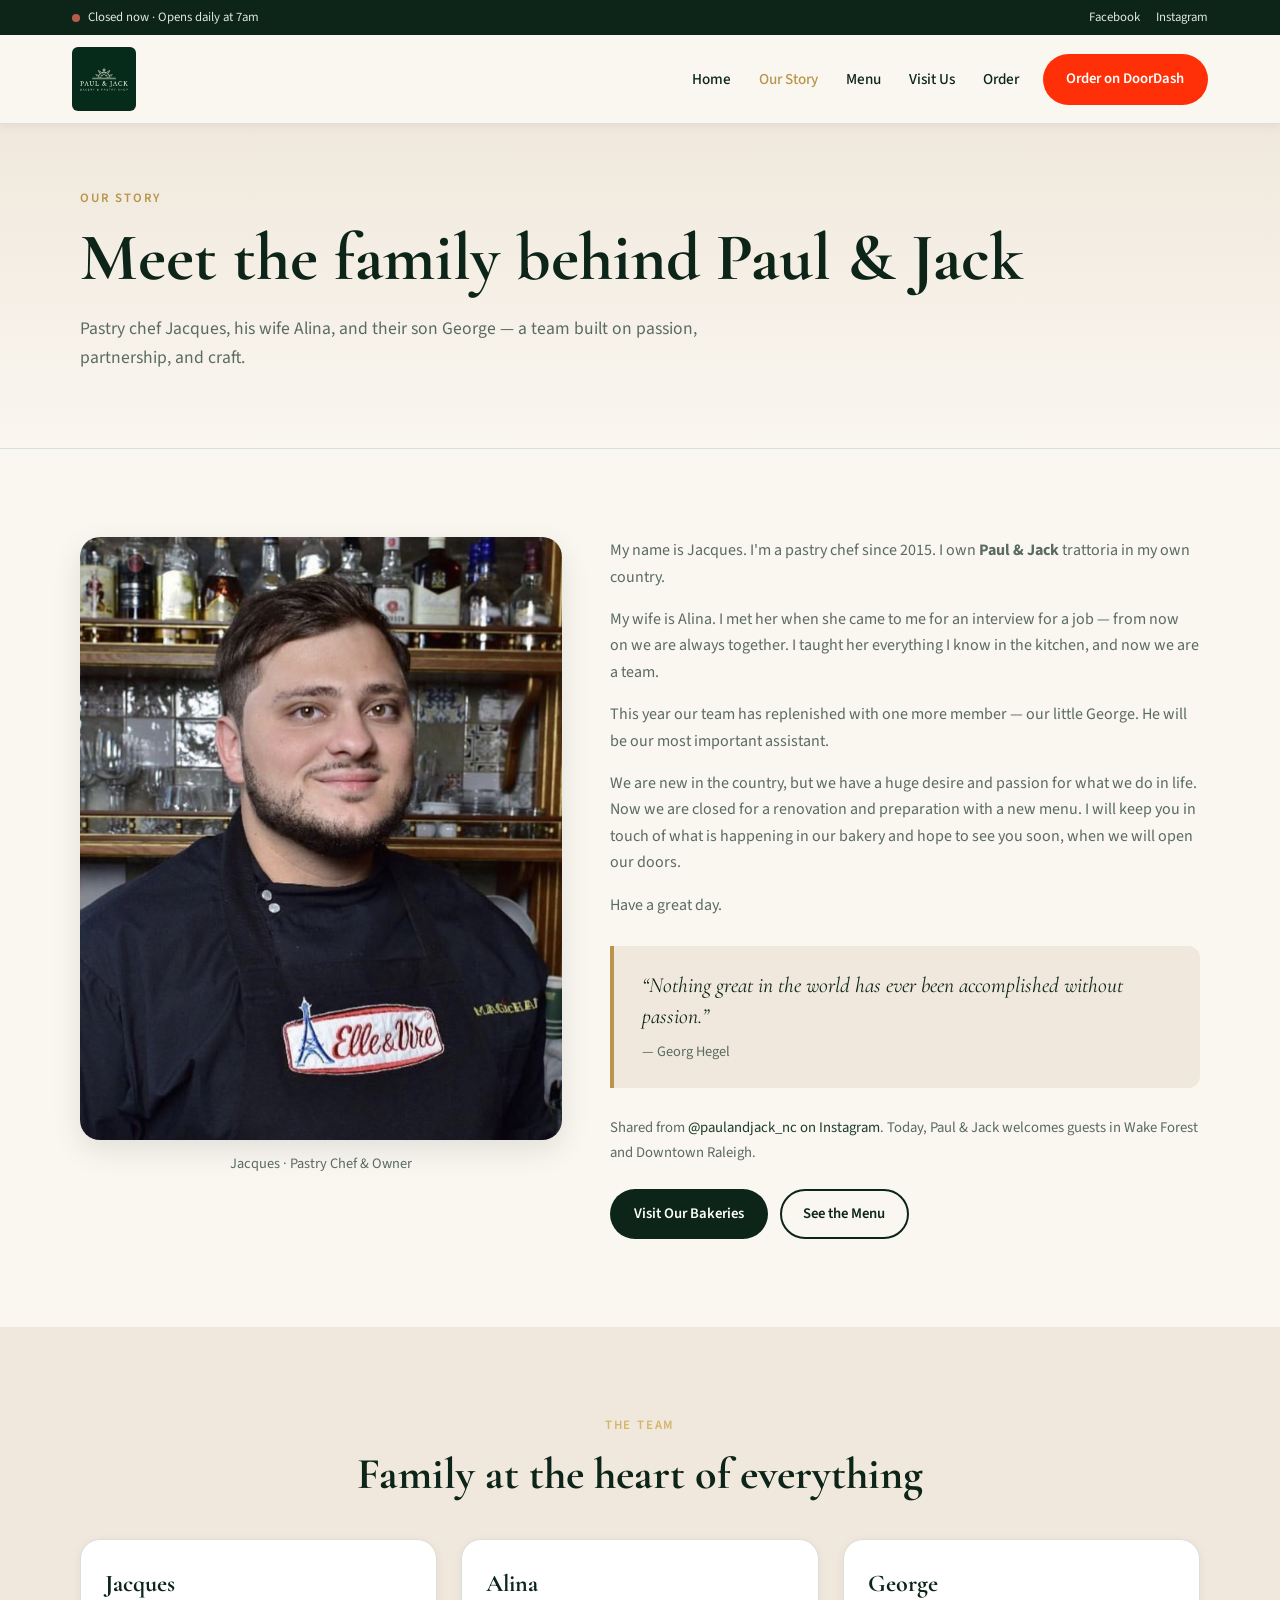
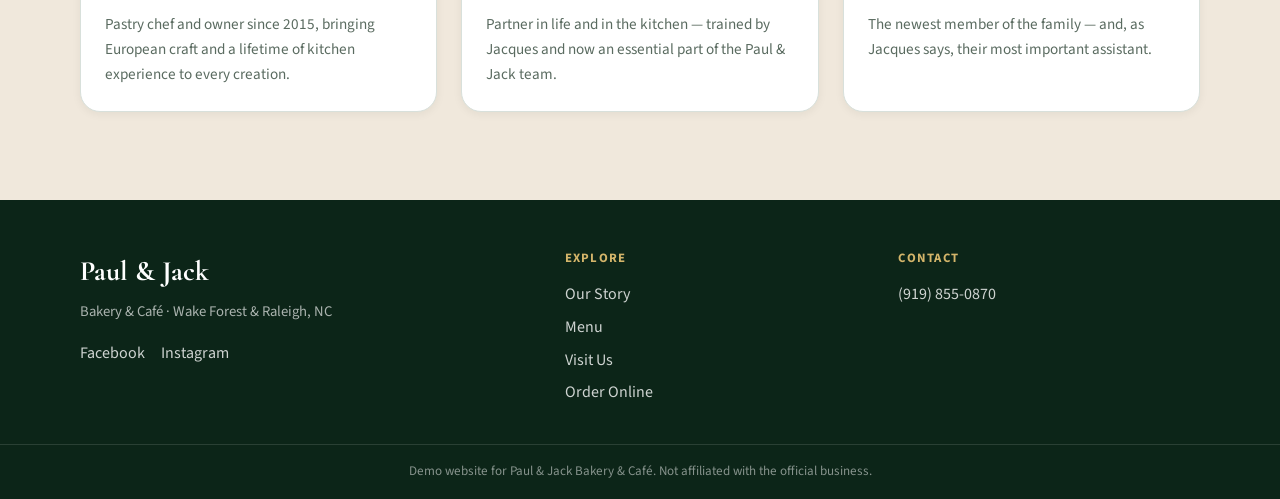
<file: about.html>
<!DOCTYPE html>
<html lang="en">
<head>
  <meta charset="UTF-8">
  <meta name="viewport" content="width=device-width, initial-scale=1.0">
  <meta name="description" content="Meet Jacques, Alina, and the family behind Paul &amp; Jack Bakery &amp; Café — pastry chefs with a passion for craft desserts in Wake Forest and Raleigh, NC.">
  <title>Our Story — Paul &amp; Jack Bakery &amp; Café</title>
  <link rel="preconnect" href="https://fonts.googleapis.com">
  <link rel="preconnect" href="https://fonts.gstatic.com" crossorigin>
  <link href="https://fonts.googleapis.com/css2?family=Cormorant+Garamond:ital,wght@0,400;0,600;0,700;1,400&family=Source+Sans+3:wght@400;500;600;700&display=swap" rel="stylesheet">
  <link rel="stylesheet" href="css/styles.css">
</head>
<body>
  <header class="site-header">
    <div class="utility-bar">
      <div class="utility-bar-inner">
        <p class="utility-status">
          <span class="status-dot" id="open-status-dot" aria-hidden="true"></span>
          <span id="open-status-text">Checking hours…</span>
        </p>
        <div class="utility-bar-links">
          <a href="https://www.facebook.com/paulandjackbakery/" target="_blank" rel="noopener noreferrer">Facebook</a>
          <a href="https://www.instagram.com/paulandjack_nc/" target="_blank" rel="noopener noreferrer">Instagram</a>
        </div>
      </div>
    </div>
    <nav class="nav" aria-label="Main">
      <a class="nav-logo" href="index.html">
        <img
          src="assets/images/greenlogo.jpg"
          alt="Paul &amp; Jack Bakery &amp; Pastry Shop"
          class="nav-logo-img"
          width="220"
          height="220">
      </a>
      <button class="nav-toggle" aria-expanded="false" aria-controls="nav-menu" aria-label="Toggle menu">
        <span></span><span></span><span></span>
      </button>
      <ul class="nav-menu" id="nav-menu">
        <li><a href="index.html">Home</a></li>
        <li><a href="about.html" aria-current="page">Our Story</a></li>
        <li><a href="menu.html">Menu</a></li>
        <li><a href="visit.html">Visit Us</a></li>
        <li><a href="order.html">Order</a></li>
      </ul>
      <div class="nav-actions">
        <a class="btn btn-doordash" href="order.html">Order on DoorDash</a>
      </div>
    </nav>
  </header>

  <main>
    <section class="page-hero">
      <div class="container">
        <p class="section-eyebrow">Our Story</p>
        <h1>Meet the family behind Paul &amp; Jack</h1>
        <p class="page-hero-lead">
          Pastry chef Jacques, his wife Alina, and their son George — a team built on
          passion, partnership, and craft.
        </p>
      </div>
    </section>

    <section class="section">
      <div class="container owner-story">
        <div class="owner-story-media">
          <img
            src="assets/images/ownerphoto.png"
            alt="Jacques, pastry chef and owner of Paul &amp; Jack"
            width="800"
            height="1000"
            loading="lazy">
          <p class="owner-story-caption">Jacques · Pastry Chef &amp; Owner</p>
        </div>
        <div class="owner-story-copy">
          <p>
            My name is Jacques. I'm a pastry chef since 2015. I own
            <strong>Paul &amp; Jack</strong> trattoria in my own country.
          </p>
          <p>
            My wife is Alina. I met her when she came to me for an interview for a job —
            from now on we are always together. I taught her everything I know in the kitchen,
            and now we are a team.
          </p>
          <p>
            This year our team has replenished with one more member — our little George.
            He will be our most important assistant.
          </p>
          <p>
            We are new in the country, but we have a huge desire and passion for what we do in life.
            Now we are closed for a renovation and preparation with a new menu. I will keep you
            in touch of what is happening in our bakery and hope to see you soon, when we will
            open our doors.
          </p>
          <p>Have a great day.</p>

          <blockquote class="owner-quote">
            <p>“Nothing great in the world has ever been accomplished without passion.”</p>
            <footer>— Georg Hegel</footer>
          </blockquote>

          <p class="owner-story-note">
            Shared from
            <a href="https://www.instagram.com/paulandjack_nc/" target="_blank" rel="noopener noreferrer">@paulandjack_nc on Instagram</a>.
            Today, Paul &amp; Jack welcomes guests in Wake Forest and Downtown Raleigh.
          </p>

          <div class="owner-story-actions">
            <a class="btn btn-primary" href="visit.html">Visit Our Bakeries</a>
            <a class="btn btn-outline" href="menu.html">See the Menu</a>
          </div>
        </div>
      </div>
    </section>

    <section class="section section-family">
      <div class="container">
        <div class="section-header section-header--center">
          <p class="section-eyebrow">The Team</p>
          <h2>Family at the heart of everything</h2>
        </div>
        <div class="card-grid card-grid--3">
          <article class="family-card">
            <h3>Jacques</h3>
            <p>Pastry chef and owner since 2015, bringing European craft and a lifetime of kitchen experience to every creation.</p>
          </article>
          <article class="family-card">
            <h3>Alina</h3>
            <p>Partner in life and in the kitchen — trained by Jacques and now an essential part of the Paul &amp; Jack team.</p>
          </article>
          <article class="family-card">
            <h3>George</h3>
            <p>The newest member of the family — and, as Jacques says, their most important assistant.</p>
          </article>
        </div>
      </div>
    </section>
  </main>

  <footer class="site-footer">
    <div class="container footer-grid">
      <div class="footer-brand">
        <p class="footer-logo">Paul &amp; Jack</p>
        <p class="footer-tagline">Bakery &amp; Café · Wake Forest &amp; Raleigh, NC</p>
        <div class="footer-social">
          <a href="https://www.facebook.com/paulandjackbakery/" target="_blank" rel="noopener noreferrer">Facebook</a>
          <a href="https://www.instagram.com/paulandjack_nc/" target="_blank" rel="noopener noreferrer">Instagram</a>
        </div>
      </div>
      <div class="footer-links">
        <h2>Explore</h2>
        <ul>
          <li><a href="about.html">Our Story</a></li>
          <li><a href="menu.html">Menu</a></li>
          <li><a href="visit.html">Visit Us</a></li>
          <li><a href="order.html">Order Online</a></li>
        </ul>
      </div>
      <div class="footer-contact">
        <h2>Contact</h2>
        <ul>
          <li><a href="tel:9198550870">(919) 855-0870</a></li>
        </ul>
      </div>
    </div>
    <div class="footer-bottom">
      <div class="container">
        <p>Demo website for Paul &amp; Jack Bakery &amp; Café. Not affiliated with the official business.</p>
      </div>
    </div>
  </footer>

  <script src="js/main.js"></script>
</body>
</html>
</file>
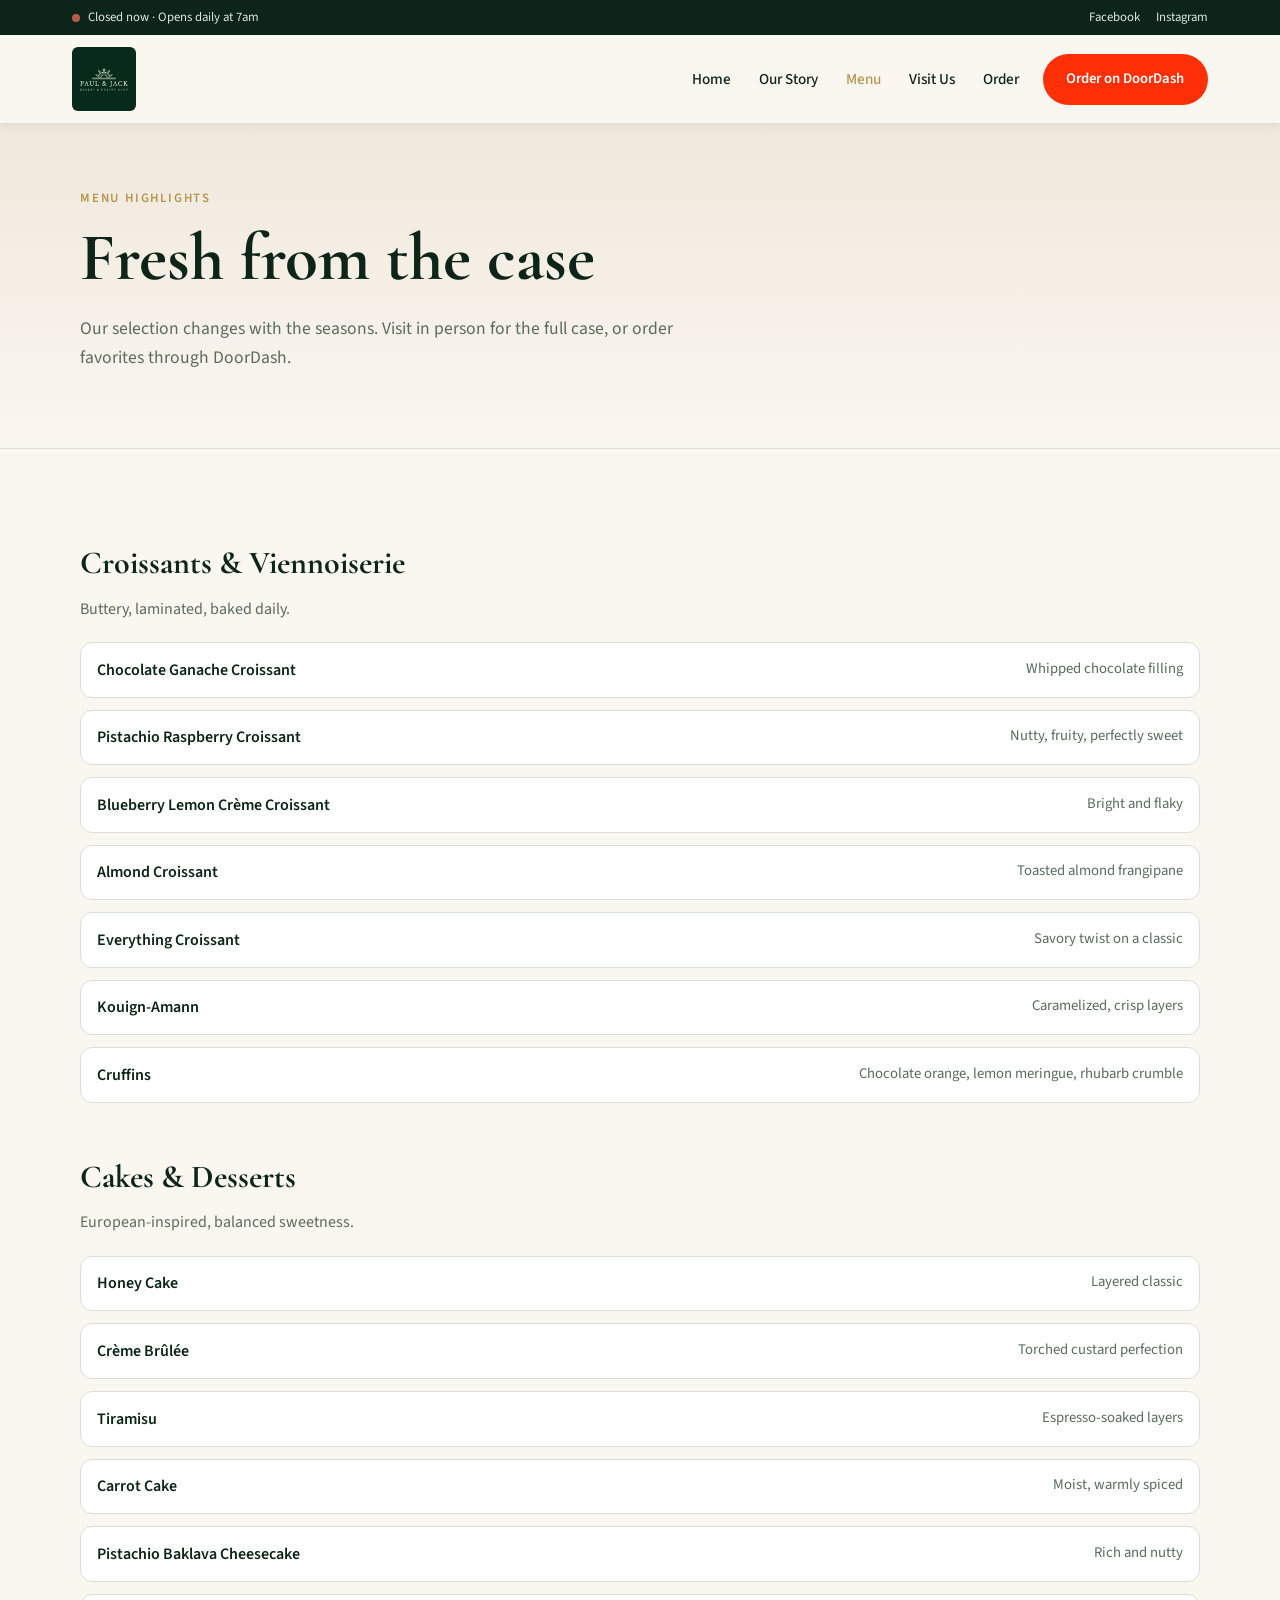
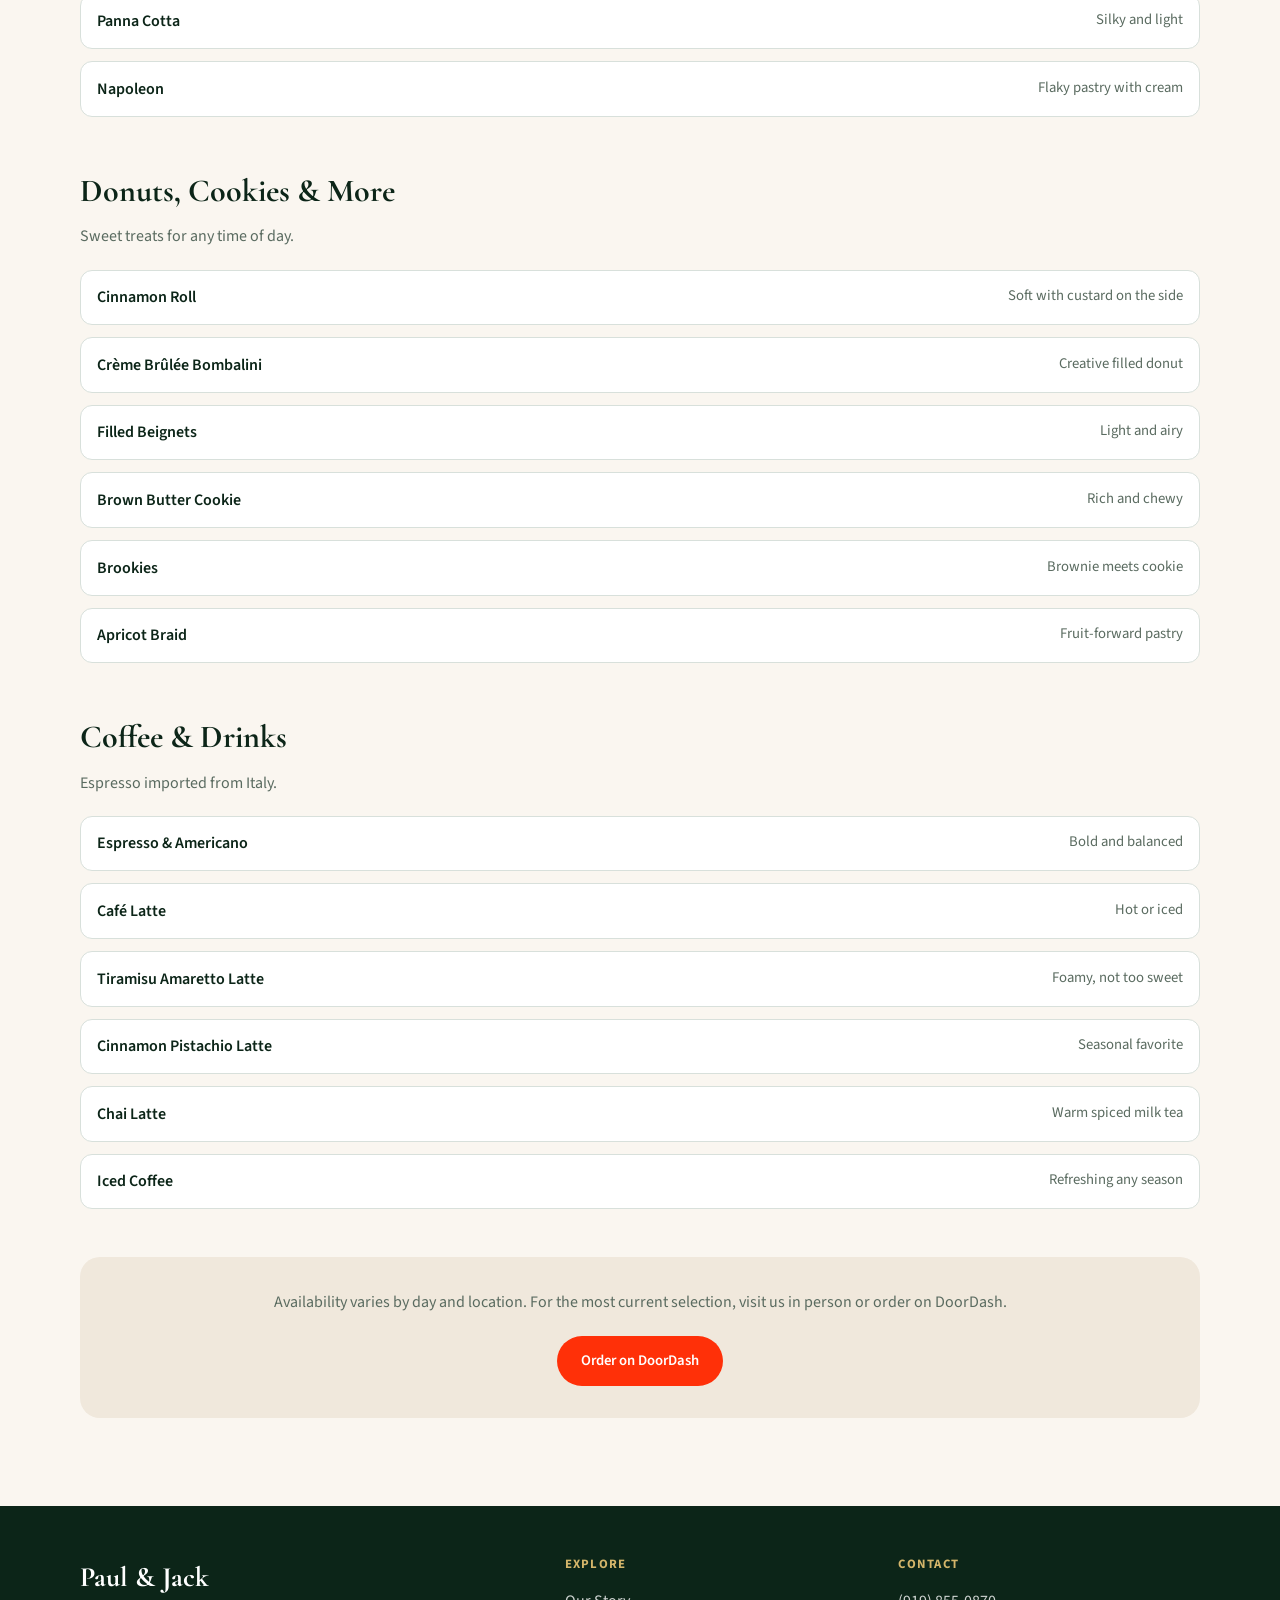
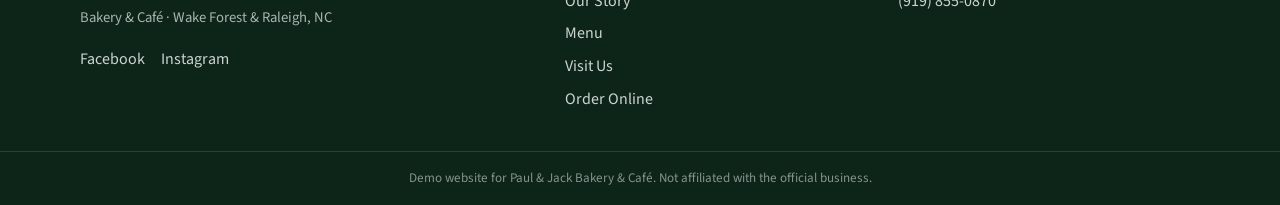
<file: menu.html>
<!DOCTYPE html>
<html lang="en">
<head>
  <meta charset="UTF-8">
  <meta name="viewport" content="width=device-width, initial-scale=1.0">
  <meta name="description" content="Menu highlights at Paul &amp; Jack Bakery &amp; Café — croissants, cakes, coffee, and European-inspired pastries in Wake Forest and Raleigh, NC.">
  <title>Menu — Paul &amp; Jack Bakery &amp; Café</title>
  <link rel="preconnect" href="https://fonts.googleapis.com">
  <link rel="preconnect" href="https://fonts.gstatic.com" crossorigin>
  <link href="https://fonts.googleapis.com/css2?family=Cormorant+Garamond:ital,wght@0,400;0,600;0,700;1,400&family=Source+Sans+3:wght@400;500;600;700&display=swap" rel="stylesheet">
  <link rel="stylesheet" href="css/styles.css">
</head>
<body>
  <header class="site-header">
    <div class="utility-bar">
      <div class="utility-bar-inner">
        <p class="utility-status">
          <span class="status-dot" id="open-status-dot" aria-hidden="true"></span>
          <span id="open-status-text">Checking hours…</span>
        </p>
        <div class="utility-bar-links">
          <a href="https://www.facebook.com/paulandjackbakery/" target="_blank" rel="noopener noreferrer">Facebook</a>
          <a href="https://www.instagram.com/paulandjack_nc/" target="_blank" rel="noopener noreferrer">Instagram</a>
        </div>
      </div>
    </div>
    <nav class="nav" aria-label="Main">
      <a class="nav-logo" href="index.html">
        <img
          src="assets/images/greenlogo.jpg"
          alt="Paul &amp; Jack Bakery &amp; Pastry Shop"
          class="nav-logo-img"
          width="220"
          height="220">
      </a>
      <button class="nav-toggle" aria-expanded="false" aria-controls="nav-menu" aria-label="Toggle menu">
        <span></span><span></span><span></span>
      </button>
      <ul class="nav-menu" id="nav-menu">
        <li><a href="index.html">Home</a></li>
        <li><a href="about.html">Our Story</a></li>
        <li><a href="menu.html" aria-current="page">Menu</a></li>
        <li><a href="visit.html">Visit Us</a></li>
        <li><a href="order.html">Order</a></li>
      </ul>
      <div class="nav-actions">
        <a class="btn btn-doordash" href="order.html">Order on DoorDash</a>
      </div>
    </nav>
  </header>

  <main>
    <section class="page-hero">
      <div class="container">
        <p class="section-eyebrow">Menu Highlights</p>
        <h1>Fresh from the case</h1>
        <p class="page-hero-lead">
          Our selection changes with the seasons. Visit in person for the full case,
          or order favorites through DoorDash.
        </p>
      </div>
    </section>

    <section class="section">
      <div class="container">
        <div class="menu-category">
          <h2>Croissants &amp; Viennoiserie</h2>
          <p class="menu-category-desc">Buttery, laminated, baked daily.</p>
          <ul class="menu-list">
            <li><span class="menu-item-name">Chocolate Ganache Croissant</span><span class="menu-item-desc">Whipped chocolate filling</span></li>
            <li><span class="menu-item-name">Pistachio Raspberry Croissant</span><span class="menu-item-desc">Nutty, fruity, perfectly sweet</span></li>
            <li><span class="menu-item-name">Blueberry Lemon Crème Croissant</span><span class="menu-item-desc">Bright and flaky</span></li>
            <li><span class="menu-item-name">Almond Croissant</span><span class="menu-item-desc">Toasted almond frangipane</span></li>
            <li><span class="menu-item-name">Everything Croissant</span><span class="menu-item-desc">Savory twist on a classic</span></li>
            <li><span class="menu-item-name">Kouign-Amann</span><span class="menu-item-desc">Caramelized, crisp layers</span></li>
            <li><span class="menu-item-name">Cruffins</span><span class="menu-item-desc">Chocolate orange, lemon meringue, rhubarb crumble</span></li>
          </ul>
        </div>

        <div class="menu-category">
          <h2>Cakes &amp; Desserts</h2>
          <p class="menu-category-desc">European-inspired, balanced sweetness.</p>
          <ul class="menu-list">
            <li><span class="menu-item-name">Honey Cake</span><span class="menu-item-desc">Layered classic</span></li>
            <li><span class="menu-item-name">Crème Brûlée</span><span class="menu-item-desc">Torched custard perfection</span></li>
            <li><span class="menu-item-name">Tiramisu</span><span class="menu-item-desc">Espresso-soaked layers</span></li>
            <li><span class="menu-item-name">Carrot Cake</span><span class="menu-item-desc">Moist, warmly spiced</span></li>
            <li><span class="menu-item-name">Pistachio Baklava Cheesecake</span><span class="menu-item-desc">Rich and nutty</span></li>
            <li><span class="menu-item-name">Panna Cotta</span><span class="menu-item-desc">Silky and light</span></li>
            <li><span class="menu-item-name">Napoleon</span><span class="menu-item-desc">Flaky pastry with cream</span></li>
          </ul>
        </div>

        <div class="menu-category">
          <h2>Donuts, Cookies &amp; More</h2>
          <p class="menu-category-desc">Sweet treats for any time of day.</p>
          <ul class="menu-list">
            <li><span class="menu-item-name">Cinnamon Roll</span><span class="menu-item-desc">Soft with custard on the side</span></li>
            <li><span class="menu-item-name">Crème Brûlée Bombalini</span><span class="menu-item-desc">Creative filled donut</span></li>
            <li><span class="menu-item-name">Filled Beignets</span><span class="menu-item-desc">Light and airy</span></li>
            <li><span class="menu-item-name">Brown Butter Cookie</span><span class="menu-item-desc">Rich and chewy</span></li>
            <li><span class="menu-item-name">Brookies</span><span class="menu-item-desc">Brownie meets cookie</span></li>
            <li><span class="menu-item-name">Apricot Braid</span><span class="menu-item-desc">Fruit-forward pastry</span></li>
          </ul>
        </div>

        <div class="menu-category">
          <h2>Coffee &amp; Drinks</h2>
          <p class="menu-category-desc">Espresso imported from Italy.</p>
          <ul class="menu-list">
            <li><span class="menu-item-name">Espresso &amp; Americano</span><span class="menu-item-desc">Bold and balanced</span></li>
            <li><span class="menu-item-name">Café Latte</span><span class="menu-item-desc">Hot or iced</span></li>
            <li><span class="menu-item-name">Tiramisu Amaretto Latte</span><span class="menu-item-desc">Foamy, not too sweet</span></li>
            <li><span class="menu-item-name">Cinnamon Pistachio Latte</span><span class="menu-item-desc">Seasonal favorite</span></li>
            <li><span class="menu-item-name">Chai Latte</span><span class="menu-item-desc">Warm spiced milk tea</span></li>
            <li><span class="menu-item-name">Iced Coffee</span><span class="menu-item-desc">Refreshing any season</span></li>
          </ul>
        </div>

        <div class="menu-cta">
          <p>Availability varies by day and location. For the most current selection, visit us in person or order on DoorDash.</p>
          <a class="btn btn-doordash" href="https://www.doordash.com/store/paul-and-jack-bakery-and-cafe-27755109" target="_blank" rel="noopener noreferrer">Order on DoorDash</a>
        </div>
      </div>
    </section>
  </main>

  <footer class="site-footer">
    <div class="container footer-grid">
      <div class="footer-brand">
        <p class="footer-logo">Paul &amp; Jack</p>
        <p class="footer-tagline">Bakery &amp; Café · Wake Forest &amp; Raleigh, NC</p>
        <div class="footer-social">
          <a href="https://www.facebook.com/paulandjackbakery/" target="_blank" rel="noopener noreferrer">Facebook</a>
          <a href="https://www.instagram.com/paulandjack_nc/" target="_blank" rel="noopener noreferrer">Instagram</a>
        </div>
      </div>
      <div class="footer-links">
        <h2>Explore</h2>
        <ul>
          <li><a href="about.html">Our Story</a></li>
          <li><a href="menu.html">Menu</a></li>
          <li><a href="visit.html">Visit Us</a></li>
          <li><a href="order.html">Order Online</a></li>
        </ul>
      </div>
      <div class="footer-contact">
        <h2>Contact</h2>
        <ul>
          <li><a href="tel:9198550870">(919) 855-0870</a></li>
        </ul>
      </div>
    </div>
    <div class="footer-bottom">
      <div class="container">
        <p>Demo website for Paul &amp; Jack Bakery &amp; Café. Not affiliated with the official business.</p>
      </div>
    </div>
  </footer>

  <script src="js/main.js"></script>
</body>
</html>
</file>
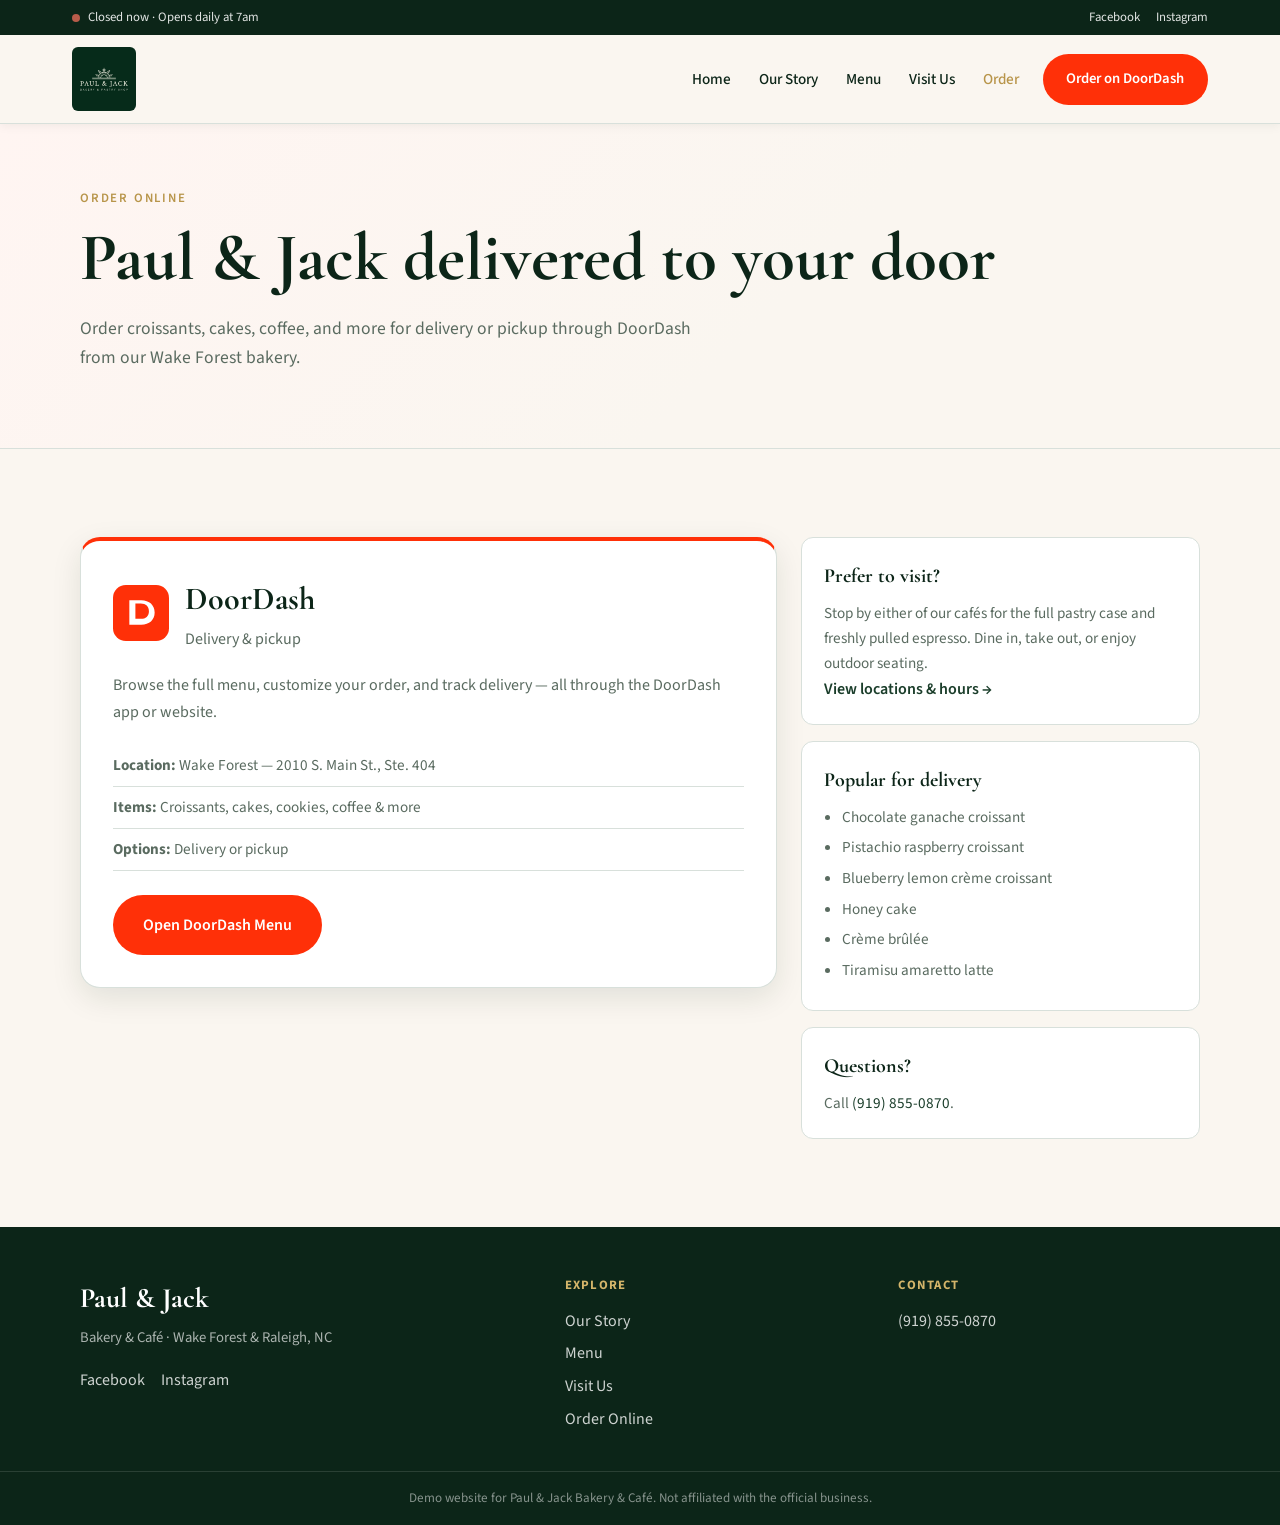
<file: order.html>
<!DOCTYPE html>
<html lang="en">
<head>
  <meta charset="UTF-8">
  <meta name="viewport" content="width=device-width, initial-scale=1.0">
  <meta name="description" content="Order Paul &amp; Jack Bakery &amp; Café for delivery or pickup through DoorDash in Wake Forest, NC.">
  <title>Order Online — Paul &amp; Jack Bakery &amp; Café</title>
  <link rel="preconnect" href="https://fonts.googleapis.com">
  <link rel="preconnect" href="https://fonts.gstatic.com" crossorigin>
  <link href="https://fonts.googleapis.com/css2?family=Cormorant+Garamond:ital,wght@0,400;0,600;0,700;1,400&family=Source+Sans+3:wght@400;500;600;700&display=swap" rel="stylesheet">
  <link rel="stylesheet" href="css/styles.css">
</head>
<body>
  <header class="site-header">
    <div class="utility-bar">
      <div class="utility-bar-inner">
        <p class="utility-status">
          <span class="status-dot" id="open-status-dot" aria-hidden="true"></span>
          <span id="open-status-text">Checking hours…</span>
        </p>
        <div class="utility-bar-links">
          <a href="https://www.facebook.com/paulandjackbakery/" target="_blank" rel="noopener noreferrer">Facebook</a>
          <a href="https://www.instagram.com/paulandjack_nc/" target="_blank" rel="noopener noreferrer">Instagram</a>
        </div>
      </div>
    </div>
    <nav class="nav" aria-label="Main">
      <a class="nav-logo" href="index.html">
        <img
          src="assets/images/greenlogo.jpg"
          alt="Paul &amp; Jack Bakery &amp; Pastry Shop"
          class="nav-logo-img"
          width="220"
          height="220">
      </a>
      <button class="nav-toggle" aria-expanded="false" aria-controls="nav-menu" aria-label="Toggle menu">
        <span></span><span></span><span></span>
      </button>
      <ul class="nav-menu" id="nav-menu">
        <li><a href="index.html">Home</a></li>
        <li><a href="about.html">Our Story</a></li>
        <li><a href="menu.html">Menu</a></li>
        <li><a href="visit.html">Visit Us</a></li>
        <li><a href="order.html" aria-current="page">Order</a></li>
      </ul>
      <div class="nav-actions">
        <a class="btn btn-doordash" href="order.html">Order on DoorDash</a>
      </div>
    </nav>
  </header>

  <main>
    <section class="page-hero page-hero--order">
      <div class="container">
        <p class="section-eyebrow">Order Online</p>
        <h1>Paul &amp; Jack delivered to your door</h1>
        <p class="page-hero-lead">
          Order croissants, cakes, coffee, and more for delivery or pickup
          through DoorDash from our Wake Forest bakery.
        </p>
      </div>
    </section>

    <section class="section">
      <div class="container">
        <div class="order-main">
          <article class="order-card order-card--featured">
            <div class="order-card-brand">
              <img src="assets/images/doordash-icon.svg" alt="" class="doordash-icon" width="56" height="56" aria-hidden="true">
              <div>
                <h2>DoorDash</h2>
                <p>Delivery &amp; pickup</p>
              </div>
            </div>
            <p class="order-card-desc">
              Browse the full menu, customize your order, and track delivery —
              all through the DoorDash app or website.
            </p>
            <ul class="order-card-details">
              <li><strong>Location:</strong> Wake Forest — 2010 S. Main St., Ste. 404</li>
              <li><strong>Items:</strong> Croissants, cakes, cookies, coffee &amp; more</li>
              <li><strong>Options:</strong> Delivery or pickup</li>
            </ul>
            <a
              class="btn btn-doordash btn-doordash--large"
              href="https://www.doordash.com/store/paul-and-jack-bakery-and-cafe-27755109"
              target="_blank"
              rel="noopener noreferrer">
              Open DoorDash Menu
            </a>
          </article>

          <aside class="order-sidebar">
            <div class="info-card">
              <h3>Prefer to visit?</h3>
              <p>
                Stop by either of our cafés for the full pastry case and
                freshly pulled espresso. Dine in, take out, or enjoy outdoor seating.
              </p>
              <a class="text-link" href="visit.html">View locations &amp; hours →</a>
            </div>
            <div class="info-card">
              <h3>Popular for delivery</h3>
              <ul class="order-popular-list">
                <li>Chocolate ganache croissant</li>
                <li>Pistachio raspberry croissant</li>
                <li>Blueberry lemon crème croissant</li>
                <li>Honey cake</li>
                <li>Crème brûlée</li>
                <li>Tiramisu amaretto latte</li>
              </ul>
            </div>
            <div class="info-card">
              <h3>Questions?</h3>
              <p>
                Call <a href="tel:9198550870">(919) 855-0870</a>.
              </p>
            </div>
          </aside>
        </div>
      </div>
    </section>
  </main>

  <footer class="site-footer">
    <div class="container footer-grid">
      <div class="footer-brand">
        <p class="footer-logo">Paul &amp; Jack</p>
        <p class="footer-tagline">Bakery &amp; Café · Wake Forest &amp; Raleigh, NC</p>
        <div class="footer-social">
          <a href="https://www.facebook.com/paulandjackbakery/" target="_blank" rel="noopener noreferrer">Facebook</a>
          <a href="https://www.instagram.com/paulandjack_nc/" target="_blank" rel="noopener noreferrer">Instagram</a>
        </div>
      </div>
      <div class="footer-links">
        <h2>Explore</h2>
        <ul>
          <li><a href="about.html">Our Story</a></li>
          <li><a href="menu.html">Menu</a></li>
          <li><a href="visit.html">Visit Us</a></li>
          <li><a href="order.html">Order Online</a></li>
        </ul>
      </div>
      <div class="footer-contact">
        <h2>Contact</h2>
        <ul>
          <li><a href="tel:9198550870">(919) 855-0870</a></li>
        </ul>
      </div>
    </div>
    <div class="footer-bottom">
      <div class="container">
        <p>Demo website for Paul &amp; Jack Bakery &amp; Café. Not affiliated with the official business.</p>
      </div>
    </div>
  </footer>

  <script src="js/main.js"></script>
</body>
</html>
</file>
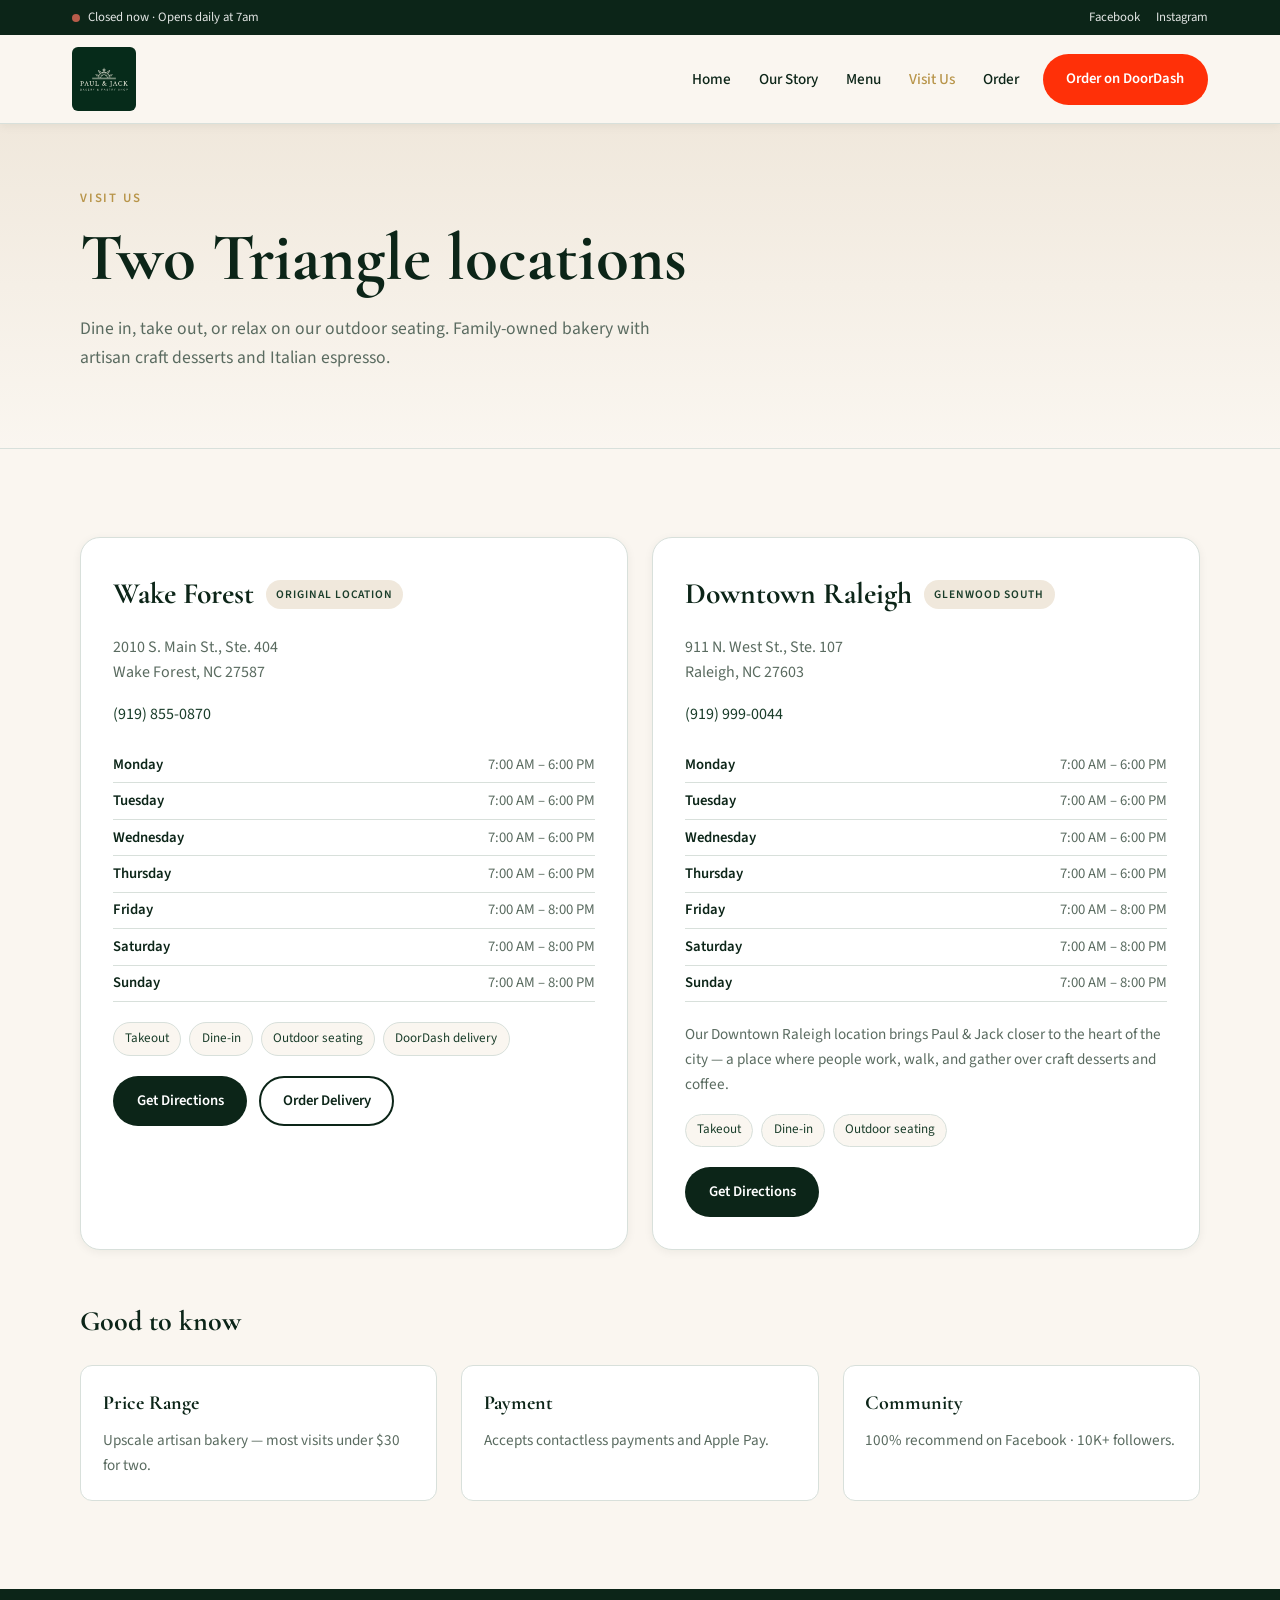
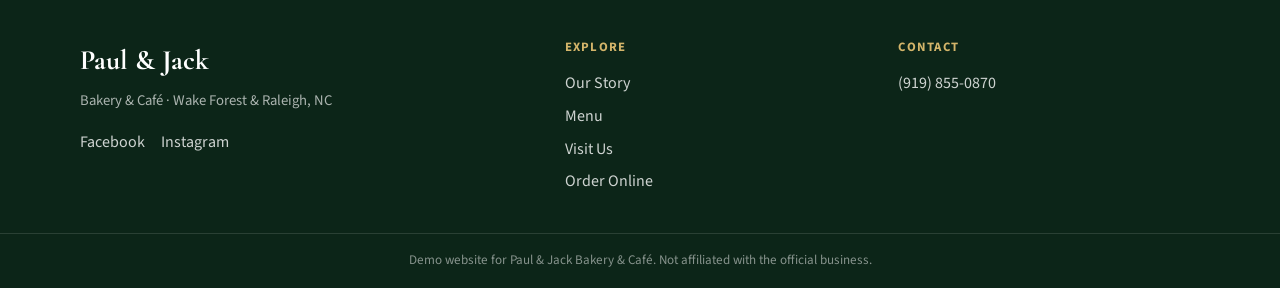
<file: visit.html>
<!DOCTYPE html>
<html lang="en">
<head>
  <meta charset="UTF-8">
  <meta name="viewport" content="width=device-width, initial-scale=1.0">
  <meta name="description" content="Visit Paul &amp; Jack Bakery &amp; Café in Wake Forest or Downtown Raleigh, NC. Hours, directions, dine-in, takeout, and outdoor seating.">
  <title>Visit Us — Paul &amp; Jack Bakery &amp; Café</title>
  <link rel="preconnect" href="https://fonts.googleapis.com">
  <link rel="preconnect" href="https://fonts.gstatic.com" crossorigin>
  <link href="https://fonts.googleapis.com/css2?family=Cormorant+Garamond:ital,wght@0,400;0,600;0,700;1,400&family=Source+Sans+3:wght@400;500;600;700&display=swap" rel="stylesheet">
  <link rel="stylesheet" href="css/styles.css">
</head>
<body>
  <header class="site-header">
    <div class="utility-bar">
      <div class="utility-bar-inner">
        <p class="utility-status">
          <span class="status-dot" id="open-status-dot" aria-hidden="true"></span>
          <span id="open-status-text">Checking hours…</span>
        </p>
        <div class="utility-bar-links">
          <a href="https://www.facebook.com/paulandjackbakery/" target="_blank" rel="noopener noreferrer">Facebook</a>
          <a href="https://www.instagram.com/paulandjack_nc/" target="_blank" rel="noopener noreferrer">Instagram</a>
        </div>
      </div>
    </div>
    <nav class="nav" aria-label="Main">
      <a class="nav-logo" href="index.html">
        <img
          src="assets/images/greenlogo.jpg"
          alt="Paul &amp; Jack Bakery &amp; Pastry Shop"
          class="nav-logo-img"
          width="220"
          height="220">
      </a>
      <button class="nav-toggle" aria-expanded="false" aria-controls="nav-menu" aria-label="Toggle menu">
        <span></span><span></span><span></span>
      </button>
      <ul class="nav-menu" id="nav-menu">
        <li><a href="index.html">Home</a></li>
        <li><a href="about.html">Our Story</a></li>
        <li><a href="menu.html">Menu</a></li>
        <li><a href="visit.html" aria-current="page">Visit Us</a></li>
        <li><a href="order.html">Order</a></li>
      </ul>
      <div class="nav-actions">
        <a class="btn btn-doordash" href="order.html">Order on DoorDash</a>
      </div>
    </nav>
  </header>

  <main>
    <section class="page-hero">
      <div class="container">
        <p class="section-eyebrow">Visit Us</p>
        <h1>Two Triangle locations</h1>
        <p class="page-hero-lead">
          Dine in, take out, or relax on our outdoor seating. Family-owned bakery
          with artisan craft desserts and Italian espresso.
        </p>
      </div>
    </section>

    <section class="section">
      <div class="container">
        <div class="visit-grid">
          <article class="visit-card">
            <div class="visit-card-header">
              <h2>Wake Forest</h2>
              <span class="visit-badge">Original Location</span>
            </div>
            <address class="visit-address">
              2010 S. Main St., Ste. 404<br>
              Wake Forest, NC 27587
            </address>
            <p><a href="tel:9198550870">(919) 855-0870</a></p>
            <dl class="hours-list">
              <div><dt>Monday</dt><dd>7:00 AM – 6:00 PM</dd></div>
              <div><dt>Tuesday</dt><dd>7:00 AM – 6:00 PM</dd></div>
              <div><dt>Wednesday</dt><dd>7:00 AM – 6:00 PM</dd></div>
              <div><dt>Thursday</dt><dd>7:00 AM – 6:00 PM</dd></div>
              <div><dt>Friday</dt><dd>7:00 AM – 8:00 PM</dd></div>
              <div><dt>Saturday</dt><dd>7:00 AM – 8:00 PM</dd></div>
              <div><dt>Sunday</dt><dd>7:00 AM – 8:00 PM</dd></div>
            </dl>
            <ul class="visit-amenities">
              <li>Takeout</li>
              <li>Dine-in</li>
              <li>Outdoor seating</li>
              <li>DoorDash delivery</li>
            </ul>
            <div class="visit-actions">
              <a class="btn btn-primary" href="https://maps.google.com/?q=2010+S+Main+St+Wake+Forest+NC+27587" target="_blank" rel="noopener noreferrer">Get Directions</a>
              <a class="btn btn-outline" href="https://www.doordash.com/store/paul-and-jack-bakery-and-cafe-27755109" target="_blank" rel="noopener noreferrer">Order Delivery</a>
            </div>
          </article>

          <article class="visit-card">
            <div class="visit-card-header">
              <h2>Downtown Raleigh</h2>
              <span class="visit-badge">Glenwood South</span>
            </div>
            <address class="visit-address">
              911 N. West St., Ste. 107<br>
              Raleigh, NC 27603
            </address>
            <p><a href="tel:9199990044">(919) 999-0044</a></p>
            <dl class="hours-list">
              <div><dt>Monday</dt><dd>7:00 AM – 6:00 PM</dd></div>
              <div><dt>Tuesday</dt><dd>7:00 AM – 6:00 PM</dd></div>
              <div><dt>Wednesday</dt><dd>7:00 AM – 6:00 PM</dd></div>
              <div><dt>Thursday</dt><dd>7:00 AM – 6:00 PM</dd></div>
              <div><dt>Friday</dt><dd>7:00 AM – 8:00 PM</dd></div>
              <div><dt>Saturday</dt><dd>7:00 AM – 8:00 PM</dd></div>
              <div><dt>Sunday</dt><dd>7:00 AM – 8:00 PM</dd></div>
            </dl>
            <p class="visit-note">
              Our Downtown Raleigh location brings Paul &amp; Jack closer to the heart of the city —
              a place where people work, walk, and gather over craft desserts and coffee.
            </p>
            <ul class="visit-amenities">
              <li>Takeout</li>
              <li>Dine-in</li>
              <li>Outdoor seating</li>
            </ul>
            <div class="visit-actions">
              <a class="btn btn-primary" href="https://maps.google.com/?q=911+N+West+St+Raleigh+NC+27603" target="_blank" rel="noopener noreferrer">Get Directions</a>
            </div>
          </article>
        </div>

        <div class="visit-info">
          <h2>Good to know</h2>
          <div class="card-grid card-grid--3">
            <div class="info-card">
              <h3>Price Range</h3>
              <p>Upscale artisan bakery — most visits under $30 for two.</p>
            </div>
            <div class="info-card">
              <h3>Payment</h3>
              <p>Accepts contactless payments and Apple Pay.</p>
            </div>
            <div class="info-card">
              <h3>Community</h3>
              <p>100% recommend on Facebook · 10K+ followers.</p>
            </div>
          </div>
        </div>
      </div>
    </section>
  </main>

  <footer class="site-footer">
    <div class="container footer-grid">
      <div class="footer-brand">
        <p class="footer-logo">Paul &amp; Jack</p>
        <p class="footer-tagline">Bakery &amp; Café · Wake Forest &amp; Raleigh, NC</p>
        <div class="footer-social">
          <a href="https://www.facebook.com/paulandjackbakery/" target="_blank" rel="noopener noreferrer">Facebook</a>
          <a href="https://www.instagram.com/paulandjack_nc/" target="_blank" rel="noopener noreferrer">Instagram</a>
        </div>
      </div>
      <div class="footer-links">
        <h2>Explore</h2>
        <ul>
          <li><a href="about.html">Our Story</a></li>
          <li><a href="menu.html">Menu</a></li>
          <li><a href="visit.html">Visit Us</a></li>
          <li><a href="order.html">Order Online</a></li>
        </ul>
      </div>
      <div class="footer-contact">
        <h2>Contact</h2>
        <ul>
          <li><a href="tel:9198550870">(919) 855-0870</a></li>
        </ul>
      </div>
    </div>
    <div class="footer-bottom">
      <div class="container">
        <p>Demo website for Paul &amp; Jack Bakery &amp; Café. Not affiliated with the official business.</p>
      </div>
    </div>
  </footer>

  <script src="js/main.js"></script>
</body>
</html>
</file>
<file: css/styles.css>
/* Paul & Jack Bakery — European patisserie aesthetic */
:root {
  --color-espresso: #0c2518;
  --color-espresso-light: #1a3d2a;
  --color-cream: #faf6f0;
  --color-cream-dark: #f0e8dc;
  --color-gold: #b8954a;
  --color-gold-light: #d4b56a;
  --color-blush: #e8d5cf;
  --color-white: #ffffff;
  --color-text: #0c2518;
  --color-muted: #5a6b60;
  --color-border: #d8e0db;
  --color-doordash: #ff3008;
  --color-doordash-hover: #d92807;
  --color-open: #3d8b5f;
  --color-closed: #b85c4a;
  --font-display: "Cormorant Garamond", Georgia, serif;
  --font-body: "Source Sans 3", system-ui, sans-serif;
  --shadow-sm: 0 2px 10px rgba(12, 37, 24, 0.06);
  --shadow-md: 0 10px 30px rgba(12, 37, 24, 0.1);
  --shadow-lg: 0 20px 50px rgba(12, 37, 24, 0.14);
  --radius: 12px;
  --radius-lg: 20px;
  --nav-height: 84px;
  --transition: 0.22s ease;
}

*,
*::before,
*::after {
  box-sizing: border-box;
}

html {
  scroll-behavior: smooth;
}

body {
  margin: 0;
  font-family: var(--font-body);
  font-size: 1rem;
  line-height: 1.65;
  color: var(--color-text);
  background: var(--color-cream);
}

img {
  max-width: 100%;
  height: auto;
  display: block;
}

a {
  color: var(--color-espresso-light);
  text-decoration: none;
  transition: color var(--transition);
}

a:hover {
  color: var(--color-gold);
}

.container {
  width: min(1120px, calc(100% - 2rem));
  margin-inline: auto;
}

.container--wide {
  width: min(1360px, calc(100% - 2rem));
}

/* Header */
.site-header {
  position: sticky;
  top: 0;
  z-index: 100;
  background: rgba(250, 246, 240, 0.96);
  backdrop-filter: blur(12px);
  border-bottom: 1px solid var(--color-border);
  box-shadow: var(--shadow-sm);
}

.utility-bar {
  background: var(--color-espresso);
  color: rgba(255, 255, 255, 0.88);
  font-size: 0.8rem;
}

.utility-bar-inner {
  display: flex;
  justify-content: space-between;
  align-items: center;
  gap: 1rem;
  max-width: 1200px;
  margin-inline: auto;
  padding: 0.45rem clamp(1rem, 3vw, 2rem);
}

.utility-status {
  display: flex;
  align-items: center;
  gap: 0.5rem;
  margin: 0;
}

.status-dot {
  width: 8px;
  height: 8px;
  border-radius: 50%;
  background: var(--color-muted);
}

.status-dot.is-open {
  background: var(--color-open);
  box-shadow: 0 0 0 3px rgba(61, 139, 95, 0.25);
}

.status-dot.is-closed {
  background: var(--color-closed);
}

.utility-bar-links {
  display: flex;
  flex-wrap: wrap;
  gap: 1rem;
}

.utility-bar-links a {
  color: rgba(255, 255, 255, 0.88);
}

.utility-bar-links a:hover {
  color: var(--color-gold-light);
}

.nav {
  display: flex;
  align-items: center;
  gap: 1.5rem;
  max-width: 1200px;
  margin-inline: auto;
  padding: 0.75rem clamp(1rem, 3vw, 2rem);
}

.nav-logo {
  display: flex;
  align-items: center;
  gap: 0.75rem;
  color: var(--color-text);
  flex-shrink: 0;
}

.nav-logo:hover {
  color: var(--color-text);
}

.nav-logo-img {
  display: block;
  height: 64px;
  width: auto;
  border-radius: 6px;
}

.nav-menu {
  display: flex;
  align-items: center;
  gap: 1.75rem;
  list-style: none;
  margin: 0;
  padding: 0;
  margin-left: auto;
}

.nav-menu a {
  color: var(--color-text);
  font-weight: 500;
  font-size: 0.95rem;
}

.nav-menu a:hover,
.nav-menu a[aria-current="page"] {
  color: var(--color-gold);
}

.nav-actions {
  flex-shrink: 0;
}

.nav-toggle {
  display: none;
  flex-direction: column;
  justify-content: center;
  gap: 5px;
  width: 40px;
  height: 40px;
  padding: 0;
  border: none;
  background: transparent;
  cursor: pointer;
  margin-left: auto;
}

.nav-toggle span {
  display: block;
  width: 22px;
  height: 2px;
  background: var(--color-espresso);
  transition: transform var(--transition), opacity var(--transition);
}

/* Buttons */
.btn {
  display: inline-flex;
  align-items: center;
  justify-content: center;
  gap: 0.5rem;
  padding: 0.7rem 1.35rem;
  border-radius: 999px;
  font-family: var(--font-body);
  font-size: 0.92rem;
  font-weight: 600;
  border: 2px solid transparent;
  cursor: pointer;
  transition: background var(--transition), color var(--transition), border-color var(--transition), transform var(--transition);
}

.btn:hover {
  transform: translateY(-1px);
}

.btn-primary {
  background: var(--color-espresso);
  color: var(--color-white);
}

.btn-primary:hover {
  background: var(--color-espresso-light);
  color: var(--color-white);
}

.btn-secondary {
  background: transparent;
  color: var(--color-white);
  border-color: rgba(255, 255, 255, 0.7);
}

.btn-secondary:hover {
  background: rgba(255, 255, 255, 0.12);
  color: var(--color-white);
}

.btn-outline {
  background: transparent;
  color: var(--color-espresso);
  border-color: var(--color-espresso);
}

.btn-outline:hover {
  background: var(--color-espresso);
  color: var(--color-white);
}

.btn-doordash {
  background: var(--color-doordash);
  color: var(--color-white);
}

.btn-doordash:hover {
  background: var(--color-doordash-hover);
  color: var(--color-white);
}

.btn-doordash--large {
  padding: 0.9rem 1.75rem;
  font-size: 1rem;
}

.text-link {
  font-weight: 600;
  color: var(--color-espresso-light);
}

.text-link:hover {
  color: var(--color-gold);
}

/* Hero */
.hero {
  position: relative;
  min-height: clamp(520px, 82vh, 760px);
  display: flex;
  align-items: center;
  overflow: hidden;
}

.hero-bg {
  position: absolute;
  inset: 0;
}

.hero-bg-image {
  width: 100%;
  height: 100%;
  object-fit: cover;
}

.hero-bg-overlay {
  position: absolute;
  inset: 0;
  background: linear-gradient(
    105deg,
    rgba(12, 37, 24, 0.9) 0%,
    rgba(12, 37, 24, 0.74) 45%,
    rgba(12, 37, 24, 0.38) 100%
  );
}

.hero-inner {
  position: relative;
  z-index: 1;
  padding-block: 4rem;
}

.hero-content {
  max-width: 640px;
  color: var(--color-white);
}

.hero-eyebrow,
.section-eyebrow {
  font-size: 0.8rem;
  font-weight: 600;
  text-transform: uppercase;
  letter-spacing: 0.14em;
  color: var(--color-gold-light);
  margin: 0 0 0.75rem;
}

.hero h1,
.page-hero h1 {
  font-family: var(--font-display);
  font-size: clamp(2.6rem, 6vw, 4.2rem);
  font-weight: 700;
  line-height: 1.08;
  margin: 0 0 1.25rem;
}

.hero-lead,
.page-hero-lead,
.section-lead {
  font-size: 1.1rem;
  color: rgba(255, 255, 255, 0.9);
  margin: 0 0 1.75rem;
}

.page-hero-lead {
  color: var(--color-muted);
  max-width: 620px;
}

.hero-actions {
  display: flex;
  flex-wrap: wrap;
  gap: 0.85rem;
  margin-bottom: 2rem;
}

/* Page hero (inner pages) */
.page-hero {
  padding: 4rem 0 3rem;
  background: linear-gradient(180deg, var(--color-cream-dark) 0%, var(--color-cream) 100%);
  border-bottom: 1px solid var(--color-border);
}

.page-hero--order {
  background: linear-gradient(135deg, #fff5f2 0%, var(--color-cream) 60%);
}

.page-hero .section-eyebrow {
  color: var(--color-gold);
}

.page-hero h1 {
  color: var(--color-espresso);
}

/* Sections */
.section {
  padding: clamp(3.5rem, 8vw, 5.5rem) 0;
}

.section-header {
  margin-bottom: 2.5rem;
}

.section-header--center {
  text-align: center;
}

.section-header h2,
.about-copy h2,
.coffee-copy h2,
.order-preview-copy h2 {
  font-family: var(--font-display);
  font-size: clamp(2rem, 4vw, 2.75rem);
  font-weight: 700;
  line-height: 1.15;
  margin: 0 0 0.75rem;
  color: var(--color-espresso);
}

.section-lead {
  color: var(--color-muted);
  margin: 0;
}

.section-cta {
  text-align: center;
  margin-top: 2.5rem;
}

/* About */
.about-grid {
  display: grid;
  grid-template-columns: 1fr 1fr;
  gap: 3rem;
  align-items: center;
}

.about-media img {
  border-radius: var(--radius-lg);
  box-shadow: var(--shadow-md);
  width: 100%;
  aspect-ratio: 4 / 5;
  object-fit: cover;
}

.about-copy p {
  color: var(--color-muted);
  margin: 0 0 1rem;
}

/* Card grids */
.card-grid {
  display: grid;
  gap: 1.5rem;
}

.card-grid--2 {
  grid-template-columns: repeat(2, 1fr);
}

.card-grid--3 {
  grid-template-columns: repeat(3, 1fr);
}

.feature-card {
  background: var(--color-white);
  border-radius: var(--radius-lg);
  overflow: hidden;
  box-shadow: var(--shadow-sm);
  border: 1px solid var(--color-border);
  transition: transform var(--transition), box-shadow var(--transition);
}

.feature-card:hover {
  transform: translateY(-4px);
  box-shadow: var(--shadow-md);
}

.feature-card-image img {
  width: 100%;
  aspect-ratio: 4 / 3;
  object-fit: cover;
}

.feature-card-body {
  padding: 1.35rem;
}

.feature-card-body h3 {
  font-family: var(--font-display);
  font-size: 1.35rem;
  margin: 0 0 0.5rem;
  color: var(--color-espresso);
}

.feature-card-body p {
  margin: 0;
  color: var(--color-muted);
  font-size: 0.95rem;
}

/* Coffee section */
.section-coffee {
  background: var(--color-cream-dark);
}

.coffee-grid {
  display: grid;
  grid-template-columns: 1fr 1fr;
  gap: 3rem;
  align-items: center;
}

.coffee-copy p {
  color: var(--color-muted);
  margin: 0;
}

.coffee-media img {
  border-radius: var(--radius-lg);
  box-shadow: var(--shadow-md);
  width: 100%;
  aspect-ratio: 5 / 4;
  object-fit: cover;
}

/* Reviews */
.review-card {
  margin: 0;
  padding: 1.75rem;
  background: var(--color-white);
  border-radius: var(--radius-lg);
  border: 1px solid var(--color-border);
  box-shadow: var(--shadow-sm);
}

.review-card p {
  font-family: var(--font-display);
  font-size: 1.25rem;
  font-style: italic;
  line-height: 1.5;
  margin: 0 0 1rem;
  color: var(--color-espresso);
}

.review-card footer {
  font-size: 0.88rem;
  color: var(--color-muted);
}

/* Order preview */
.section-order-preview {
  background: linear-gradient(135deg, #fff8f5 0%, var(--color-blush) 100%);
}

.order-preview {
  display: grid;
  grid-template-columns: 1.2fr 0.8fr;
  gap: 2rem;
  align-items: center;
}

.order-preview-copy p {
  color: var(--color-muted);
  margin: 0 0 1.5rem;
}

.order-note {
  margin-top: 1rem !important;
  font-size: 0.92rem;
}

.order-preview-card {
  background: var(--color-white);
  border-radius: var(--radius-lg);
  padding: 2rem;
  text-align: center;
  box-shadow: var(--shadow-md);
  border: 1px solid var(--color-border);
}

.order-preview-card h3 {
  font-family: var(--font-display);
  font-size: 1.5rem;
  margin: 1rem 0 0.35rem;
}

.order-preview-card p {
  color: var(--color-muted);
  margin: 0 0 1.25rem;
}

.order-preview-card .btn {
  width: 100%;
}

/* Location cards */
.location-card {
  background: var(--color-white);
  border-radius: var(--radius-lg);
  padding: 1.75rem;
  border: 1px solid var(--color-border);
  box-shadow: var(--shadow-sm);
}

.location-card h3 {
  font-family: var(--font-display);
  font-size: 1.6rem;
  margin: 0 0 0.75rem;
}

.location-address {
  color: var(--color-muted);
  margin: 0 0 0.5rem;
  line-height: 1.5;
}

.location-hours,
.location-note {
  font-size: 0.92rem;
  color: var(--color-muted);
  margin: 0.5rem 0;
}

/* Menu page */
.menu-category {
  margin-bottom: 3rem;
}

.menu-category h2 {
  font-family: var(--font-display);
  font-size: 2rem;
  margin: 0 0 0.35rem;
  color: var(--color-espresso);
}

.menu-category-desc {
  color: var(--color-muted);
  margin: 0 0 1.25rem;
}

.menu-list {
  list-style: none;
  margin: 0;
  padding: 0;
  display: grid;
  gap: 0.75rem;
}

.menu-list li {
  display: flex;
  flex-wrap: wrap;
  justify-content: space-between;
  gap: 0.5rem 1.5rem;
  padding: 0.85rem 1rem;
  background: var(--color-white);
  border-radius: var(--radius);
  border: 1px solid var(--color-border);
}

.menu-item-name {
  font-weight: 600;
  color: var(--color-espresso);
}

.menu-item-desc {
  color: var(--color-muted);
  font-size: 0.92rem;
}

.menu-cta {
  text-align: center;
  padding: 2rem;
  background: var(--color-cream-dark);
  border-radius: var(--radius-lg);
}

.menu-cta p {
  color: var(--color-muted);
  margin: 0 0 1.25rem;
}

/* Visit page */
.visit-grid {
  display: grid;
  grid-template-columns: repeat(2, 1fr);
  gap: 1.5rem;
  margin-bottom: 3rem;
}

.visit-card {
  background: var(--color-white);
  border-radius: var(--radius-lg);
  padding: 2rem;
  border: 1px solid var(--color-border);
  box-shadow: var(--shadow-sm);
}

.visit-card-header {
  display: flex;
  flex-wrap: wrap;
  align-items: center;
  gap: 0.75rem;
  margin-bottom: 1rem;
}

.visit-card h2 {
  font-family: var(--font-display);
  font-size: 1.85rem;
  margin: 0;
}

.visit-badge {
  font-size: 0.72rem;
  font-weight: 600;
  text-transform: uppercase;
  letter-spacing: 0.08em;
  padding: 0.3rem 0.65rem;
  border-radius: 999px;
  background: var(--color-cream-dark);
  color: var(--color-espresso-light);
}

.visit-address {
  font-style: normal;
  color: var(--color-muted);
  line-height: 1.55;
  margin-bottom: 0.5rem;
}

.hours-list {
  margin: 1.25rem 0;
}

.hours-list div {
  display: flex;
  justify-content: space-between;
  gap: 1rem;
  padding: 0.35rem 0;
  border-bottom: 1px solid var(--color-border);
  font-size: 0.92rem;
}

.hours-list dt {
  font-weight: 600;
  color: var(--color-espresso);
}

.hours-list dd {
  margin: 0;
  color: var(--color-muted);
}

.visit-amenities {
  display: flex;
  flex-wrap: wrap;
  gap: 0.5rem;
  list-style: none;
  margin: 1rem 0;
  padding: 0;
}

.visit-amenities li {
  font-size: 0.82rem;
  padding: 0.3rem 0.7rem;
  border-radius: 999px;
  background: var(--color-cream);
  color: var(--color-espresso-light);
  border: 1px solid var(--color-border);
}

.visit-note {
  color: var(--color-muted);
  font-size: 0.95rem;
  margin: 0 0 0.5rem;
}

.visit-actions {
  display: flex;
  flex-wrap: wrap;
  gap: 0.75rem;
  margin-top: 1.25rem;
}

.visit-info h2 {
  font-family: var(--font-display);
  font-size: 1.75rem;
  margin: 0 0 1.25rem;
}

.info-card {
  background: var(--color-white);
  border-radius: var(--radius);
  padding: 1.35rem;
  border: 1px solid var(--color-border);
}

.info-card h3 {
  font-family: var(--font-display);
  font-size: 1.25rem;
  margin: 0 0 0.5rem;
}

.info-card p {
  margin: 0;
  color: var(--color-muted);
  font-size: 0.95rem;
}

/* Order page */
.order-main {
  display: grid;
  grid-template-columns: 1.4fr 0.8fr;
  gap: 1.5rem;
  align-items: start;
}

.order-card {
  background: var(--color-white);
  border-radius: var(--radius-lg);
  padding: 2rem;
  border: 1px solid var(--color-border);
  box-shadow: var(--shadow-md);
}

.order-card--featured {
  border-top: 4px solid var(--color-doordash);
}

.order-card-brand {
  display: flex;
  align-items: center;
  gap: 1rem;
  margin-bottom: 1.25rem;
}

.doordash-icon {
  flex-shrink: 0;
  display: block;
}

.order-card-brand h2 {
  font-family: var(--font-display);
  font-size: 2rem;
  margin: 0;
}

.order-card-brand p {
  margin: 0;
  color: var(--color-muted);
}

.order-card-desc {
  color: var(--color-muted);
  margin: 0 0 1.25rem;
}

.order-card-details {
  list-style: none;
  margin: 0 0 1.5rem;
  padding: 0;
}

.order-card-details li {
  padding: 0.5rem 0;
  border-bottom: 1px solid var(--color-border);
  font-size: 0.95rem;
  color: var(--color-muted);
}

.order-sidebar {
  display: grid;
  gap: 1rem;
}

.order-popular-list {
  margin: 0;
  padding-left: 1.1rem;
  color: var(--color-muted);
  font-size: 0.95rem;
}

.order-popular-list li {
  margin-bottom: 0.35rem;
}

/* Instagram feed widget */
.section-instagram {
  background: var(--color-espresso);
  padding-top: 2.5rem;
  padding-bottom: 2.75rem;
  color: var(--color-cream);
}

.instagram-feed {
  width: 100%;
}

.instagram-feed-header {
  display: flex;
  align-items: flex-start;
  gap: 1.25rem;
  margin-bottom: 1.25rem;
  text-decoration: none;
  color: inherit;
}

.instagram-feed-header:hover .instagram-feed-avatar-hover {
  opacity: 1;
}

.instagram-feed-avatar-wrap {
  position: relative;
  flex-shrink: 0;
  width: 84px;
  height: 84px;
}

.instagram-feed-avatar {
  width: 84px;
  height: 84px;
  border-radius: 50%;
  object-fit: cover;
  display: block;
}

.instagram-feed-avatar-hover {
  position: absolute;
  inset: 0;
  display: flex;
  align-items: center;
  justify-content: center;
  border-radius: 50%;
  background: rgba(12, 37, 24, 0.55);
  color: var(--color-white);
  opacity: 0;
  transition: opacity var(--transition);
}

.instagram-feed-avatar-hover svg {
  width: 1.75rem;
  height: 1.75rem;
}

.instagram-feed-header-text {
  min-width: 0;
  padding-top: 0.15rem;
}

.instagram-feed-title-row h3 {
  margin: 0 0 0.35rem;
  font-family: var(--font-body);
  font-size: 1.35rem;
  font-weight: 700;
  color: var(--color-cream);
  letter-spacing: 0.01em;
}

.instagram-feed-bio {
  margin: 0;
  font-size: 0.95rem;
  line-height: 1.55;
  color: rgba(250, 246, 240, 0.88);
}

.instagram-feed-carousel {
  margin-top: 0.25rem;
}

.instagram-feed-viewport {
  overflow: hidden;
}

.instagram-feed-track {
  display: flex;
  gap: 10px;
  transition: transform 0.35s ease;
  will-change: transform;
}

.instagram-feed-item {
  position: relative;
  flex: 0 0 auto;
  aspect-ratio: 1;
  overflow: hidden;
  background: var(--color-cream-dark);
  text-decoration: none;
}

.instagram-feed-item img {
  width: 100%;
  height: 100%;
  object-fit: cover;
  display: block;
  transition: transform 0.35s ease;
}

.instagram-feed-item-overlay {
  position: absolute;
  inset: 0;
  display: flex;
  align-items: center;
  justify-content: center;
  background: rgba(12, 37, 24, 0.82);
  color: var(--color-white);
  opacity: 0;
  transition: opacity var(--transition);
}

.instagram-feed-item-overlay svg {
  width: 1.75rem;
  height: 1.75rem;
}

.instagram-feed-item:hover img,
.instagram-feed-item:focus-visible img {
  transform: scale(1.04);
}

.instagram-feed-item:hover .instagram-feed-item-overlay,
.instagram-feed-item:focus-visible .instagram-feed-item-overlay {
  opacity: 1;
}

.instagram-feed-dots {
  display: flex;
  justify-content: center;
  gap: 0.45rem;
  margin-top: 1rem;
  padding: 0;
}

.instagram-feed-dot {
  width: 10px;
  height: 10px;
  padding: 0;
  border: 0;
  border-radius: 50%;
  background: rgba(250, 246, 240, 0.35);
  cursor: pointer;
  transition: background var(--transition), transform var(--transition);
}

.instagram-feed-dot.is-active {
  background: var(--color-cream);
  transform: scale(1.05);
}

.instagram-feed-dot:focus-visible {
  outline: 2px solid var(--color-gold);
  outline-offset: 2px;
}

/* About page */
.owner-story {
  display: grid;
  grid-template-columns: 0.9fr 1.1fr;
  gap: 3rem;
  align-items: start;
}

.owner-story-media img {
  width: 100%;
  border-radius: var(--radius-lg);
  box-shadow: var(--shadow-md);
  aspect-ratio: 4 / 5;
  object-fit: cover;
  object-position: top center;
}

.owner-story-caption {
  margin: 0.75rem 0 0;
  font-size: 0.9rem;
  color: var(--color-muted);
  text-align: center;
}

.owner-story-copy p {
  color: var(--color-muted);
  margin: 0 0 1rem;
}

.owner-quote {
  margin: 1.75rem 0;
  padding: 1.5rem 1.75rem;
  background: var(--color-cream-dark);
  border-left: 4px solid var(--color-gold);
  border-radius: 0 var(--radius) var(--radius) 0;
}

.owner-quote p {
  font-family: var(--font-display);
  font-size: 1.35rem;
  font-style: italic;
  line-height: 1.45;
  margin: 0 0 0.5rem;
  color: var(--color-espresso);
}

.owner-quote footer {
  font-size: 0.9rem;
  color: var(--color-muted);
}

.owner-story-note {
  font-size: 0.92rem;
}

.owner-story-actions {
  display: flex;
  flex-wrap: wrap;
  gap: 0.75rem;
  margin-top: 1.5rem;
}

.section-family {
  background: var(--color-cream-dark);
}

.family-card {
  background: var(--color-white);
  border-radius: var(--radius-lg);
  padding: 1.5rem;
  border: 1px solid var(--color-border);
  box-shadow: var(--shadow-sm);
}

.family-card h3 {
  font-family: var(--font-display);
  font-size: 1.5rem;
  margin: 0 0 0.5rem;
  color: var(--color-espresso);
}

.family-card p {
  margin: 0;
  color: var(--color-muted);
  font-size: 0.95rem;
}

/* Footer */
.site-footer {
  background: var(--color-espresso);
  color: rgba(255, 255, 255, 0.88);
  padding-top: 3rem;
}

.footer-grid {
  display: grid;
  grid-template-columns: 1.5fr 1fr 1fr;
  gap: 2rem;
  padding-bottom: 2rem;
}

.footer-logo {
  font-family: var(--font-display);
  font-size: 1.75rem;
  font-weight: 700;
  margin: 0 0 0.35rem;
  color: var(--color-white);
}

.footer-tagline {
  margin: 0 0 1rem;
  color: rgba(255, 255, 255, 0.65);
  font-size: 0.92rem;
}

.footer-social {
  display: flex;
  gap: 1rem;
}

.footer-social a,
.footer-links a,
.footer-contact a {
  color: rgba(255, 255, 255, 0.8);
}

.footer-social a:hover,
.footer-links a:hover,
.footer-contact a:hover {
  color: var(--color-gold-light);
}

.footer-links h2,
.footer-contact h2 {
  font-size: 0.8rem;
  text-transform: uppercase;
  letter-spacing: 0.1em;
  margin: 0 0 0.75rem;
  color: var(--color-gold-light);
}

.footer-links ul,
.footer-contact ul {
  list-style: none;
  margin: 0;
  padding: 0;
}

.footer-links li,
.footer-contact li {
  margin-bottom: 0.4rem;
}

.footer-bottom {
  border-top: 1px solid rgba(255, 255, 255, 0.12);
  padding: 1rem 0;
}

.footer-bottom p {
  margin: 0;
  font-size: 0.82rem;
  color: rgba(255, 255, 255, 0.5);
  text-align: center;
}

/* Responsive */
@media (max-width: 960px) {
  .nav-toggle {
    display: flex;
  }

  .nav-menu {
    position: fixed;
    top: calc(var(--nav-height) + 36px);
    left: 0;
    right: 0;
    flex-direction: column;
    align-items: stretch;
    gap: 0;
    background: var(--color-cream);
    border-bottom: 1px solid var(--color-border);
    padding: 0.5rem 0;
    transform: translateY(-120%);
    opacity: 0;
    pointer-events: none;
    transition: transform var(--transition), opacity var(--transition);
    box-shadow: var(--shadow-md);
  }

  .nav-menu.is-open {
    transform: translateY(0);
    opacity: 1;
    pointer-events: auto;
  }

  .nav-menu li {
    border-bottom: 1px solid var(--color-border);
  }

  .nav-menu a {
    display: block;
    padding: 0.85rem 1.25rem;
  }

  .nav-actions {
    display: none;
  }

  .nav-toggle[aria-expanded="true"] span:nth-child(1) {
    transform: translateY(7px) rotate(45deg);
  }

  .nav-toggle[aria-expanded="true"] span:nth-child(2) {
    opacity: 0;
  }

  .nav-toggle[aria-expanded="true"] span:nth-child(3) {
    transform: translateY(-7px) rotate(-45deg);
  }

  .about-grid,
  .coffee-grid,
  .order-preview,
  .order-main,
  .visit-grid,
  .owner-story {
    grid-template-columns: 1fr;
  }

  .card-grid--2,
  .card-grid--3 {
    grid-template-columns: 1fr;
  }

  .footer-grid {
    grid-template-columns: 1fr;
  }

  .utility-bar-inner {
    flex-direction: column;
    align-items: flex-start;
  }
}

@media (max-width: 600px) {
  .hero-actions {
    flex-direction: column;
  }

  .hero-actions .btn {
    width: 100%;
  }

  .menu-list li {
    flex-direction: column;
  }

  .instagram-feed-header {
    flex-direction: column;
    align-items: flex-start;
  }
}
</file>
